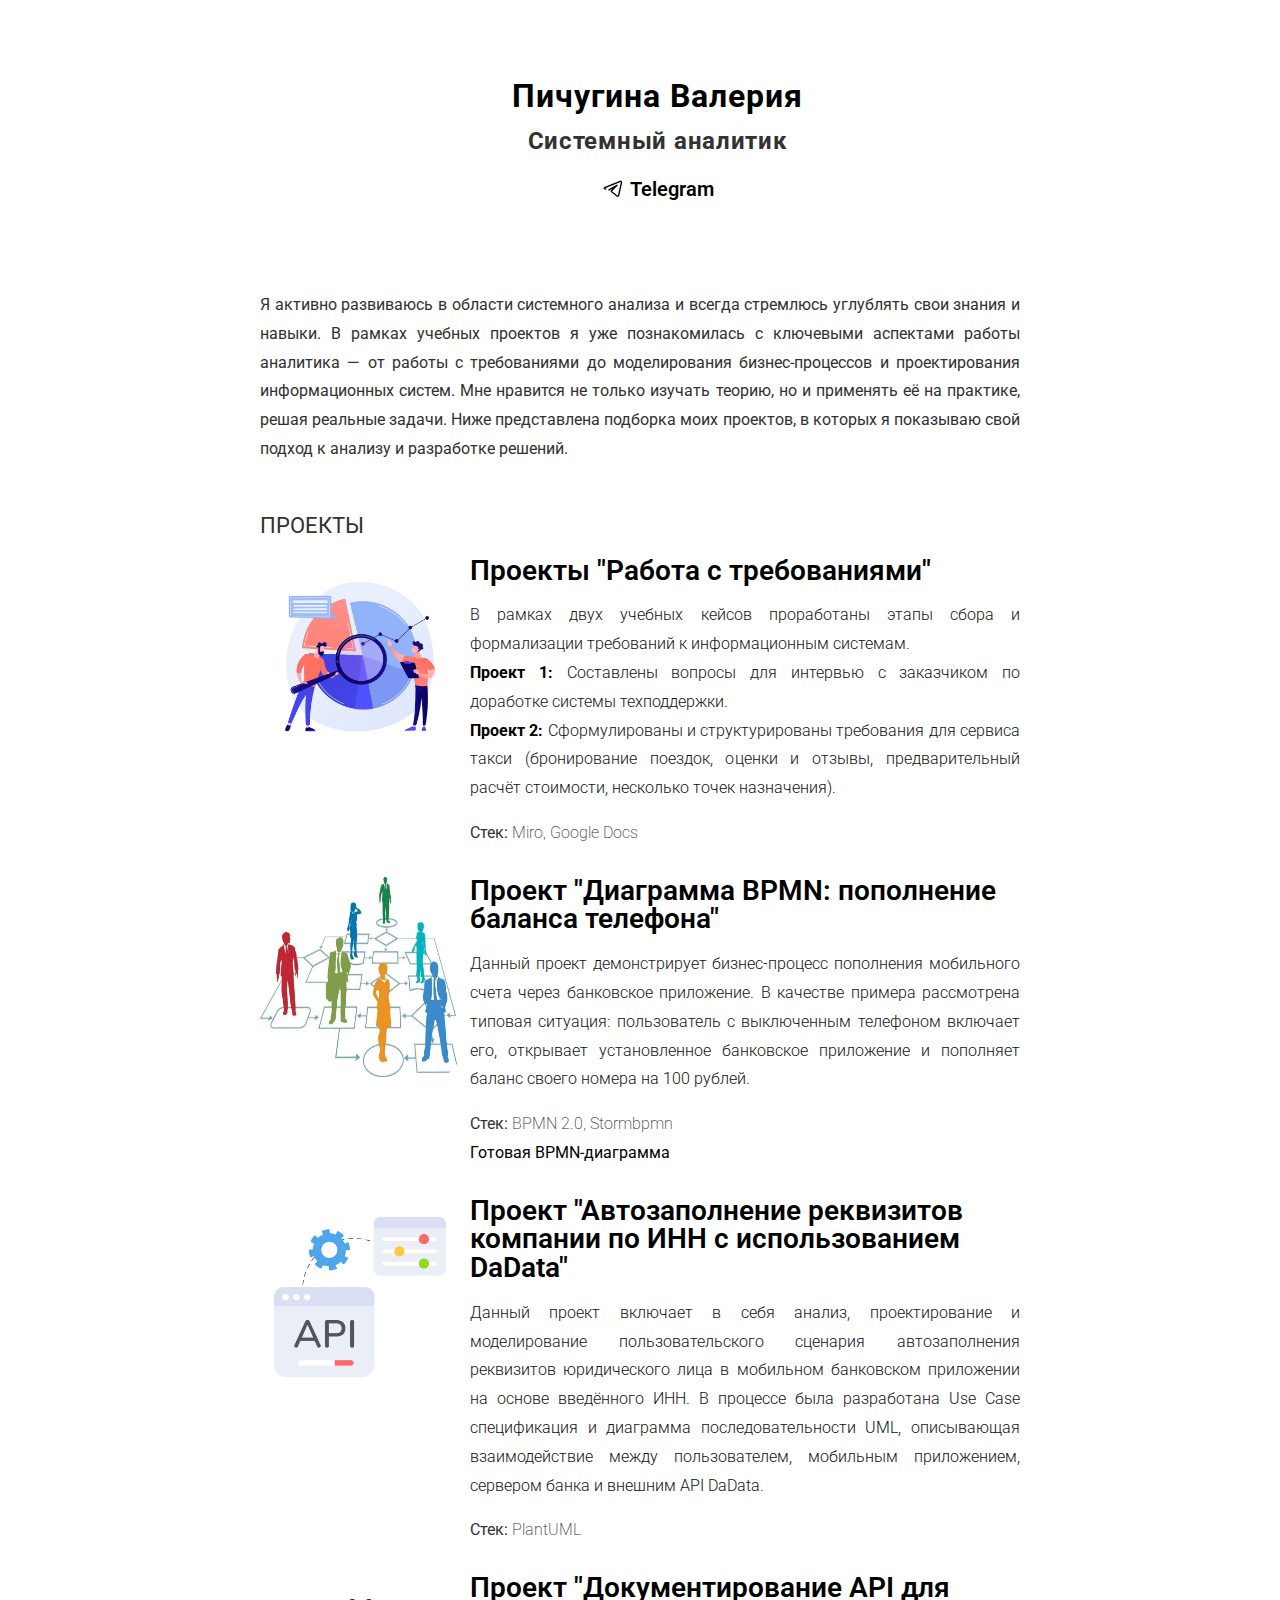
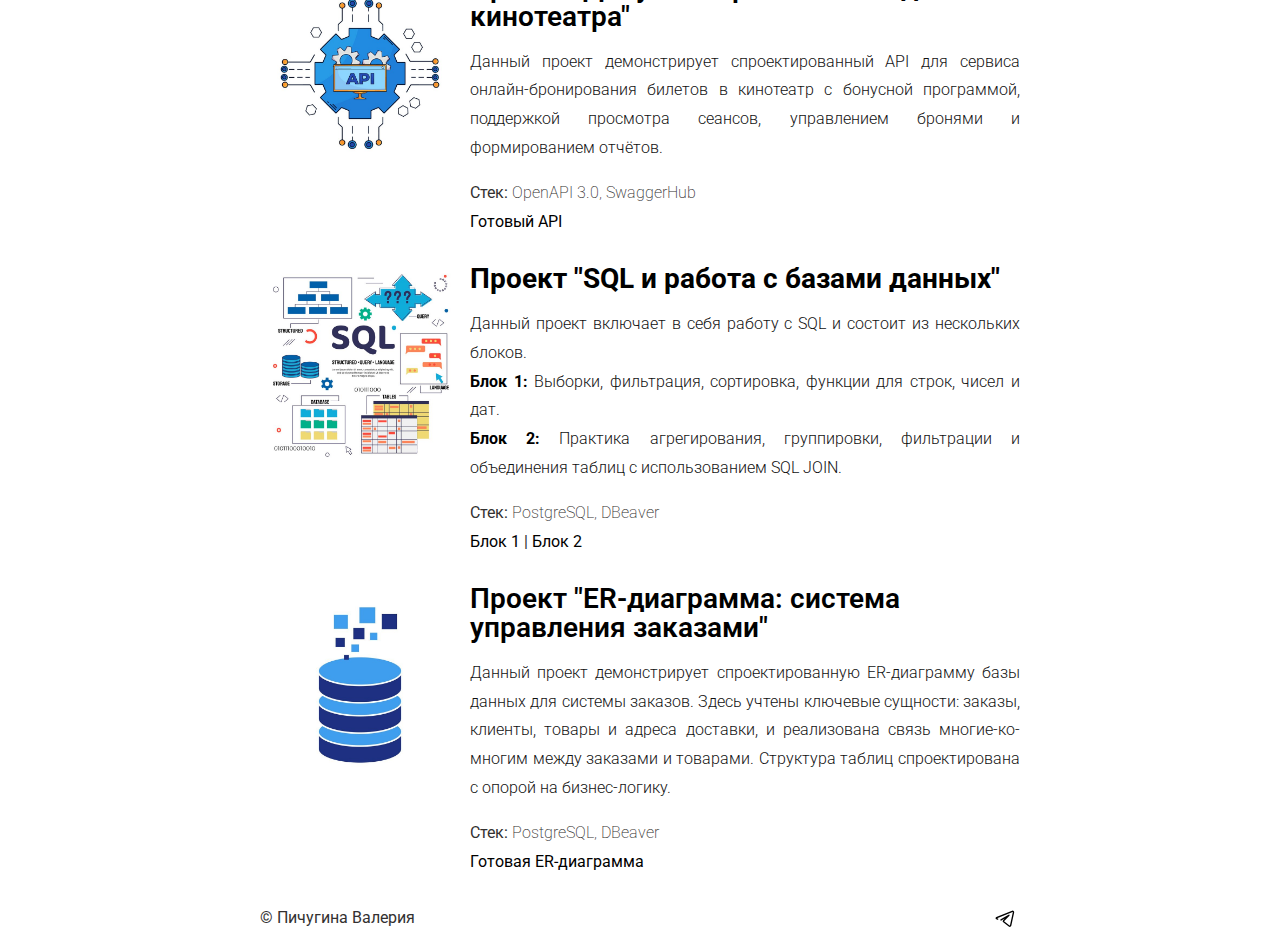
<file: index.html>
<!DOCTYPE html>
<html lang="ru">
<head>
    <meta charset="UTF-8">
    <title>Портфолио | Пичугина Валерия</title>
    <link rel="stylesheet" type="text/css" href="styles.css">
</head>
<body>
<div class="main">
    <div class="header">
    </div>
    <div class="content">
        <div class="content__hello">
            <div class="content__hello-text">
                    <span class="content__name">
                        <a> Пичугина Валерия</a>
                    </span>
                <span class="content__description">Системный аналитик</span>
                <nav class="content__social">
                    <a href="https://t.me/vv_pichuginaa" target="_blank" class="content__social-item">
                        <img src="img/icons/telegram.svg" alt="Telegram">
                        <span>Telegram</span>
                    </a>
                </nav>
            </div>
        </div>
        <div class="content__main">
            <div class="content__main-item">
                <div class="main-item__description">
                    <p>Я активно развиваюсь в области системного анализа и всегда стремлюсь углублять свои знания и навыки. В рамках учебных проектов я уже познакомилась с ключевыми аспектами работы аналитика — от работы с требованиями до моделирования бизнес-процессов и проектирования информационных систем. Мне нравится не только изучать теорию, но и применять её на практике, решая реальные задачи. 
                        Ниже представлена подборка моих проектов, в которых я показываю свой подход к анализу и разработке решений.</p>
                </div>
            </div>
            <h2 class="content__subheader">Проекты</h2>
            <div class="content__main-item project">
                    <img src="img/analyse2.avif" alt="project1">
                </a>
                <div>
                    <div class="main-item__title">
                        <a href="project1.html"><span>Проекты "Работа с требованиями"</span></a>
                    </div>
                    <div class="main-item__description">
                        <p>В рамках двух учебных кейсов проработаны этапы сбора и формализации требований к информационным системам.
                            <br><span class="bold-text">Проект 1:</span> Составлены вопросы для интервью с заказчиком по доработке системы техподдержки.
                            <br><span class="bold-text">Проект 2:</span> Сформулированы и структурированы требования для сервиса такси (бронирование поездок, оценки и отзывы, предварительный расчёт стоимости, несколько точек назначения).</p>
                    </div>
                    <div class="main-item__subdescription">
                        <p><span>Стек:</span> Miro, Google Docs</p>
                    </div>
                </div>
            </div>
            <div class="content__main-item project">
                    <img src="img/bpmn12.jpg" alt="project2">
                </a>
                <div>
                    <div class="main-item__title">
                        <a href="project2.html"><span>Проект "Диаграмма BPMN: пополнение баланса телефона"</span></a>
                    </div>
                    <div class="main-item__description">
                        <p>Данный проект демонстрирует бизнес-процесс пополнения мобильного счета через банковское приложение. 
                            В качестве примера рассмотрена типовая ситуация: пользователь с выключенным телефоном включает его, открывает установленное банковское приложение и пополняет баланс своего номера на 100 рублей. </p>
                    </div>
                    <div class="main-item__subdescription">
                        <p><span>Стек:</span> BPMN 2.0, Stormbpmn</p>
                        <p class="main-item__links"><a href="https://stormbpmn.com/app/diagram/2b4ec146-c8d0-4e51-ab77-5dddd339ceb9?overlays=[base64]"><span>Готовая BPMN-диаграмма</span></a></p>
                    </div>
                </div>
            </div>
            <div class="content__main-item project">
                <img src="img/int.avif" alt="project3">
            </a>
            <div>
                <div class="main-item__title">
                    <a href="project3.html"><span>Проект "Автозаполнение реквизитов компании по ИНН с использованием DaData"</span></a>
                </div>
                <div class="main-item__description">
                    <p>Данный проект включает в себя анализ, проектирование и моделирование пользовательского сценария автозаполнения реквизитов юридического лица в мобильном банковском приложении на основе введённого ИНН. 
                        В процессе была разработана Use Case спецификация и диаграмма последовательности UML, описывающая взаимодействие между пользователем, мобильным приложением, сервером банка и внешним API DaData.
                    </p>
                </div>
                <div class="main-item__subdescription">
                    <p><span>Стек:</span> PlantUML</p>
                </div>
            </div>
        </div>
            <div class="content__main-item project">
                    <img src="img/api.jpg" alt="project4"></a>
                <div>
                    <div class="main-item__title">
                        <a href="project4.html"><span>Проект "Документирование API для кинотеатра"</span></a>
                    </div>
                    <div class="main-item__description">
                        <p>Данный проект демонстрирует спроектированный API для сервиса онлайн-бронирования билетов в кинотеатр с бонусной программой, 
                            поддержкой просмотра сеансов, управлением бронями и формированием отчётов.</p>
                    </div>
                    <div class="main-item__subdescription">
                        <p><span>Стек:</span> OpenAPI 3.0, SwaggerHub</p>
                        <p class="main-item__links"><a href=""><a href="https://app.swaggerhub.com/apis/lpichugina21/Cinema/2.0.0"><span>Готовый API</span></a> </p>
                    </div>
                </div>
            </div>
            <div class="content__main-item project">
                <img src="img/sql.jpg" alt="project5">
            </a>
            <div>
                <div class="main-item__title">
                    <span class="bold-text">Проект "SQL и работа с базами данных"</span>
                </div>
                <div class="main-item__description">
                    <p>Данный проект включает в себя работу с SQL и состоит из нескольких блоков.
                        <br><span class="bold-text">Блок 1:</span> Выборки, фильтрация, сортировка, функции для строк, чисел и дат.
                        <br><span class="bold-text">Блок 2:</span> Практика агрегирования, группировки, фильтрации и объединения таблиц с использованием SQL JOIN.
                    </p>
                </div>
                <div class="main-item__subdescription">
                    <p><span>Стек:</span> PostgreSQL, DBeaver</p>
                    <p class="main-item__links"><a href="https://docs.google.com/document/d/1byDFCCM0_9QK2tmASjBOEM96EC7WKNARx5lwCikyfxI/edit?usp=sharing"><span>Блок 1</span></a><span>|</span><a href="https://docs.google.com/document/d/1azQ6xNcrE3JSsjjMPIEjF50c_9PHYzKucvgaTfo_ho8/edit?usp=sharing"><span>Блок 2</span></a> </p>
                </div>
            </div>
        </div>
            <div class="content__main-item project">
                    <img src="img/bd123.jpg" alt="project6">
                </a>
                <div>
                    <div class="main-item__title">
                        <a href="project6.html"><span>Проект "ER-диаграмма: система управления заказами"</span></a>
                    </div>
                    <div class="main-item__description">
                        <p>Данный проект демонстрирует спроектированную ER-диаграмму базы данных для системы заказов. Здесь учтены ключевые сущности: заказы, клиенты, товары и адреса доставки, и реализована связь многие-ко-многим между заказами и товарами. 
                            Структура таблиц спроектирована с опорой на бизнес-логику. </p>
                    </div>
                    <div class="main-item__subdescription">
                        <p><span>Стек:</span> PostgreSQL, DBeaver</p>
                        <p class="main-item__links"><a href="https://docs.google.com/document/d/1oV1Ha8vLf9nfmfFUErlJNQSq0FSLCYkaX3BHXiUrwdY/edit?usp=sharing"><span>Готовая ER-диаграмма</span></a></p>
                    </div>
                </div>
            </div>
    <div class="footer">
        <div>
            <span>© Пичугина Валерия</span>
        </div>
        <div>
            <nav class="footer__social">
                <a href="https://t.me/vv_pichuginaa" target="_blank" class="footer__social-item">
                    <img src="img/icons/telegram.svg" alt="Telegram">
                </a>
            </nav>
        </div>
    </div>
</div>
<script src="fslightbox.js"></script>
</body>
</html>
</file>
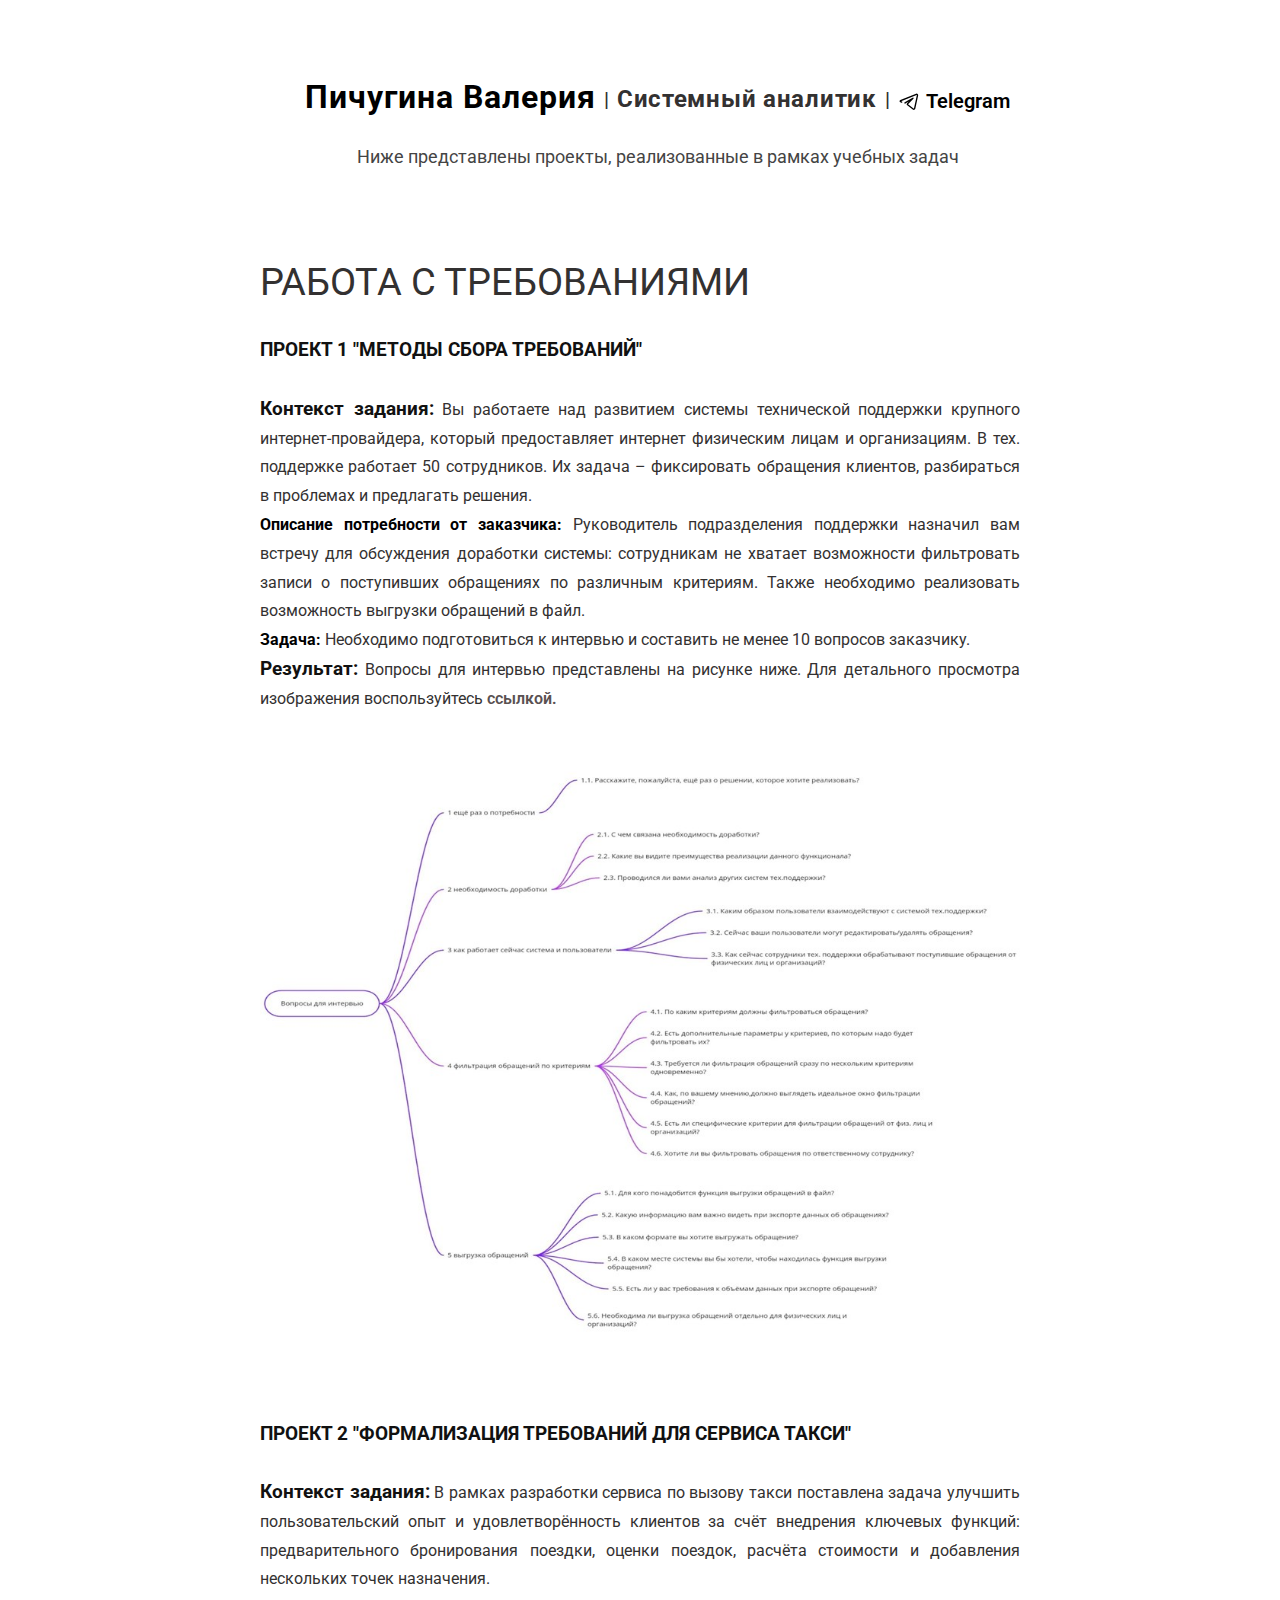
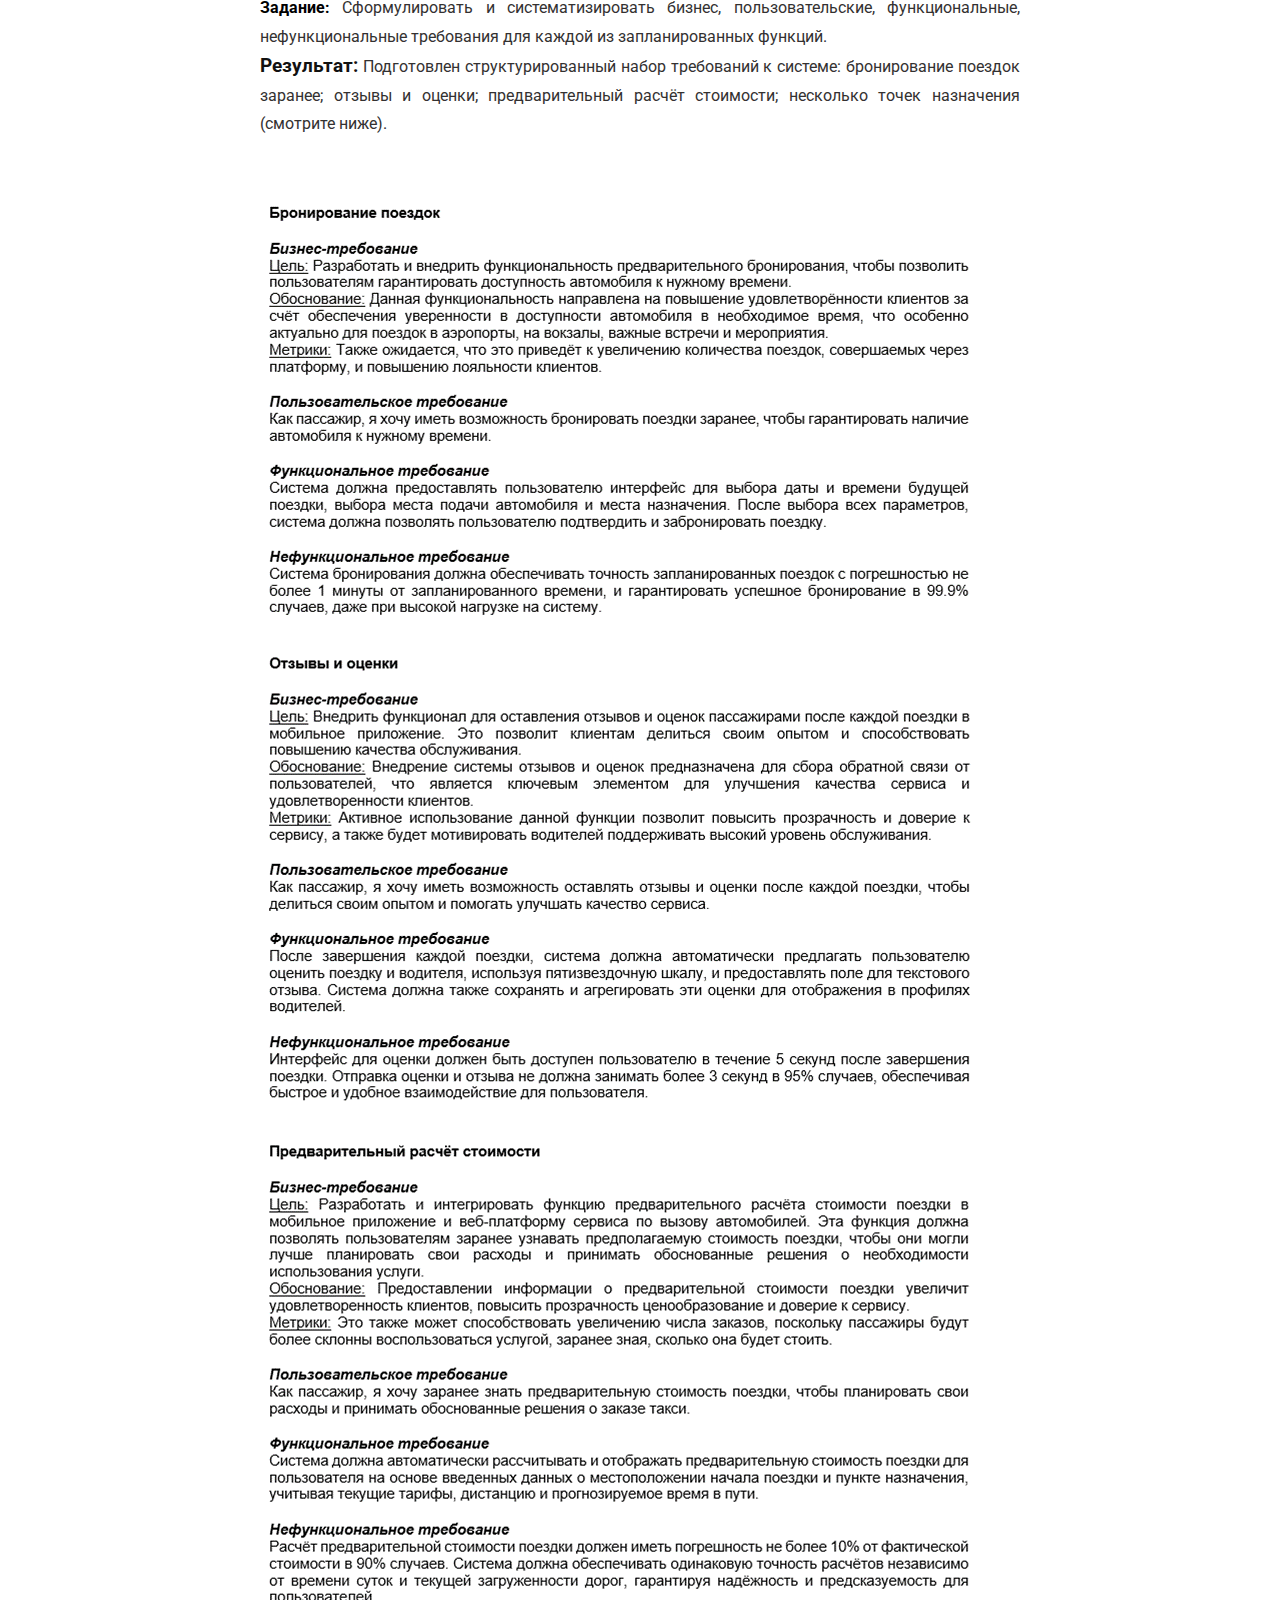
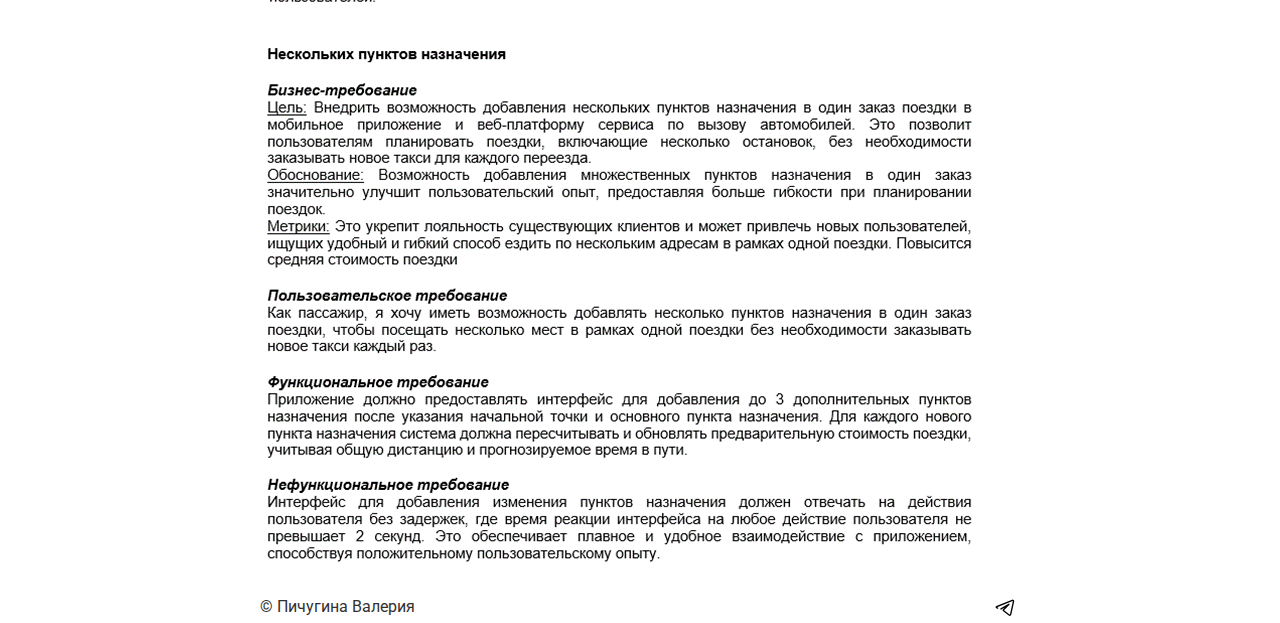
<file: project1.html>
<!DOCTYPE html>
<html lang="ru">
<head>
    <meta charset="UTF-8">
    <title>Проекты</title>
    <link rel="stylesheet" type="text/css" href="styles.css">
</head>
<body>
<div class="main">
    <div class="header">
    </div>
    <div class="content">
        <div class="content__hello">
            <div class="content__hello-text">
                <div class="content__info-line">
                    <span class="content__name">
                        <a> Пичугина Валерия</a>
                    </span>
                    <span>|</span>
                    <span class="content__description">Системный аналитик</span>
                    <span>|</span>
                    <nav class="content__social">
                        <a href="https://t.me/vv_pichuginaa" target="_blank" class="content__social-item">
                            <img src="img/icons/telegram.svg" alt="Telegram">
                            <span>Telegram</span>
                        </a>
                    </nav>
                  </div>
                  <p class="project-intro">
                    Ниже представлены проекты, реализованные в рамках учебных задач
                  </p>
            </div>
        </div>
        <div class="content__main">
            <h1 class="content__about-header">Работа с требованиями</h1>
            <div class="content__main-item">
                <div class="main-item__description">
                    <span class="bold-text context-title">ПРОЕКТ 1 "МЕТОДЫ СБОРА ТРЕБОВАНИЙ"</span><br><br>
                        <p><span class="bold-text context-title">Контекст задания:</span> Вы работаете над развитием системы технической поддержки крупного интернет-провайдера, который предоставляет интернет физическим лицам и организациям.
                        В тех. поддержке работает 50 сотрудников. Их задача – фиксировать обращения клиентов, разбираться в проблемах и предлагать решения.</p>
                        <p><span class="bold-text">Описание потребности от заказчика:</span> Руководитель подразделения поддержки назначил вам встречу для обсуждения доработки системы: сотрудникам не хватает возможности фильтровать записи о поступивших обращениях по различным критериям. Также необходимо реализовать возможность выгрузки обращений в файл.</p>
                        <p><span class="bold-text">Задача:</span> Необходимо подготовиться к интервью и составить не менее 10 вопросов заказчику.</p>
<p><span class="bold-text context-title">Результат:</span> Вопросы для интервью представлены на рисунке ниже. Для детального просмотра изображения воспользуйтесь <a href="https://ltdfoto.ru/image/sQ5MB8" target="_blank" style="color: #5a5151;">ссылкой.</a></p>
                </div>
            </div>
            <div class="content__main-item">
                <div class="main-item__description">
                    
                </div>
            </div>
            <div class="content__main-item">
                <div class="main-item__description">
                    <img src="img/questions.jpg" alt="project">
                </div>
            </div>
            <div class="content__main-item">
                <div class="main-item__description">
                </div>
            </div>
            <div class="content__main-item">
                <div class="main-item__description">
                </div>
            </div>
            <div class="content__main-item">
                <div class="main-item__description">
                    <p></p><span class="bold-text context-title">ПРОЕКТ 2 "ФОРМАЛИЗАЦИЯ ТРЕБОВАНИЙ ДЛЯ СЕРВИСА ТАКСИ"</span><br><br>
                    <span class="bold-text context-title">Контекст задания:</span> В рамках разработки сервиса по вызову такси поставлена задача улучшить пользовательский опыт и удовлетворённость клиентов за счёт внедрения ключевых функций: предварительного бронирования поездки, оценки поездок, расчёта стоимости и добавления нескольких точек назначения.</p>
                        <p><span class="bold-text">Задание:</span> Сформулировать и систематизировать бизнес, пользовательские, функциональные, нефункциональные требования для каждой из запланированных функций.</p>
<p><span class="bold-text context-title">Результат:</span> Подготовлен структурированный набор требований к системе: бронирование поездок заранее; отзывы и оценки; предварительный расчёт стоимости; несколько точек назначения (смотрите ниже).</p>
                </div>
            </div>
            <div class="content__main-item">
                <div class="main-item__description">
                    
                </div>
            </div>
            <div class="content__main-item">
                <div class="main-item__description">
                    <img src="img/req1.png">
                </div>
            </div>
            <div class="content__main-item">
                <div class="main-item__description">
                    <img src="img/req2.png">
                </div>
            </div>
            <div class="content__main-item">
                <div class="main-item__description">
                    <img src="img/req3.png">
                </div>
            </div>
            <div class="content__main-item">
                <div class="main-item__description">
                    <img src="img/req4.png">
                </div>
            </div>
    <div class="footer">
        <div>
            <span>© Пичугина Валерия</span>
        </div>
        <div>
            <nav class="footer__social">
                <a href="https://t.me/vv_pichuginaa" target="_blank" class="footer__social-item">
                    <img src="img/icons/telegram.svg" alt="Telegram">
                </a>
            </nav>
        </div>
    </div>
</div>
<script src="fslightbox.js"></script>
</body>
</html>
</file>
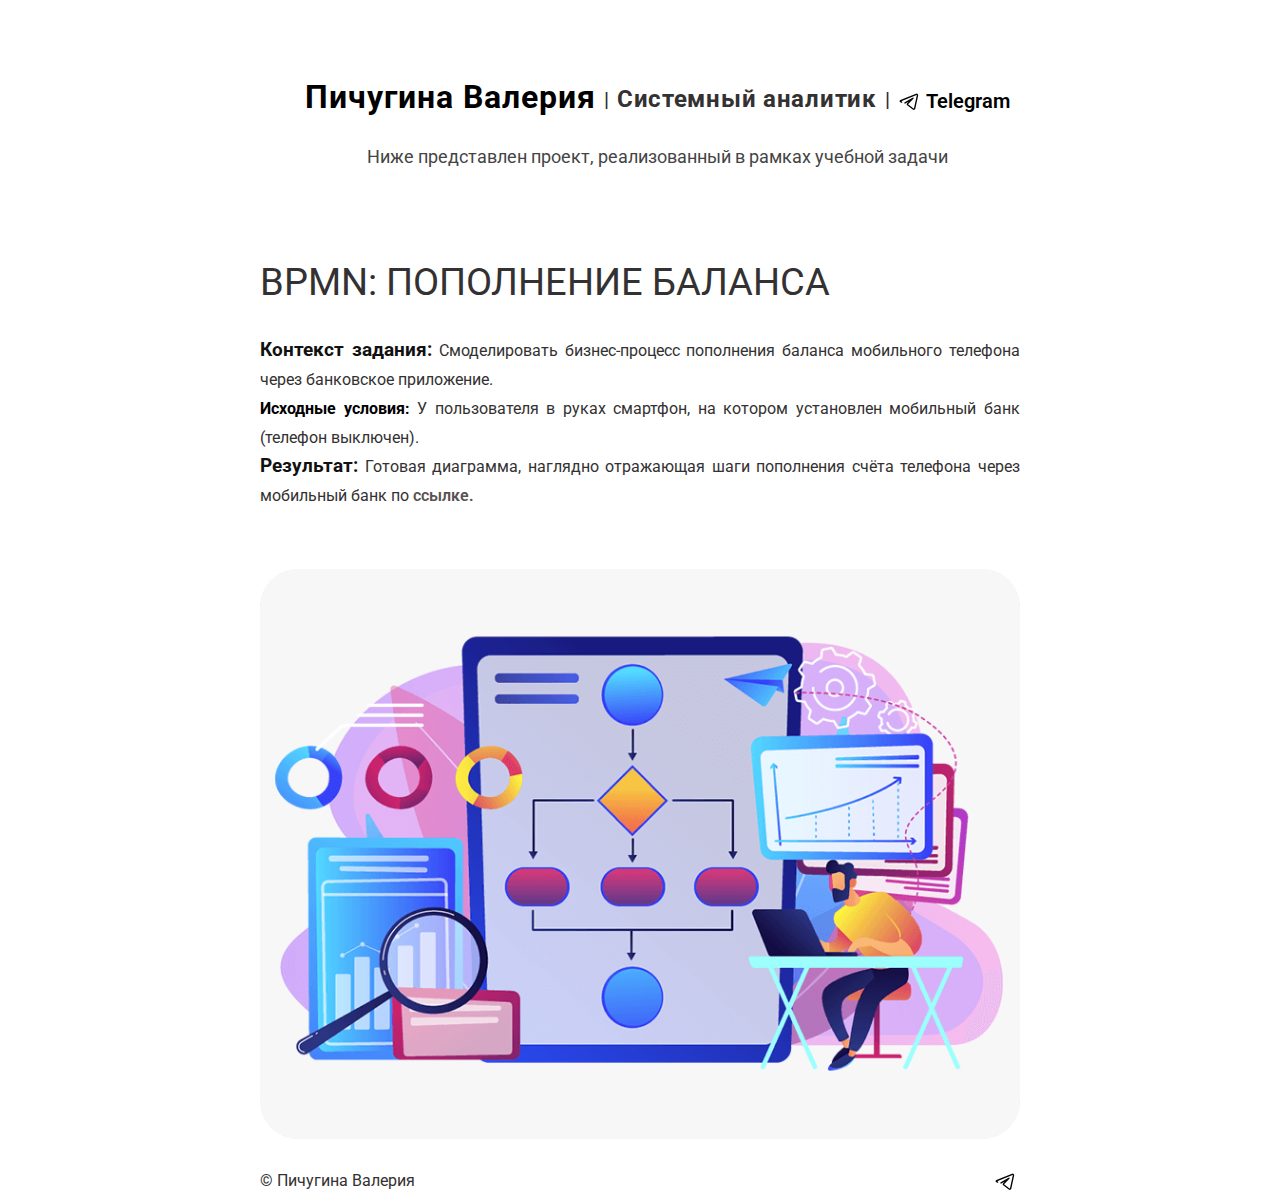
<file: project2.html>
<!DOCTYPE html>
<html lang="ru">
<head>
    <meta charset="UTF-8">
    <title>Проекты</title>
    <link rel="stylesheet" type="text/css" href="styles.css">
</head>
<body>
<div class="main">
    <div class="header">
    </div>
    <div class="content">
        <div class="content__hello">
            <div class="content__hello-text">
                <div class="content__info-line">
                    <span class="content__name">
                        <a> Пичугина Валерия</a>
                    </span>
                    <span>|</span>
                    <span class="content__description">Системный аналитик</span>
                    <span>|</span>
                    <nav class="content__social">
                        <a href="https://t.me/vv_pichuginaa" target="_blank" class="content__social-item">
                            <img src="img/icons/telegram.svg" alt="Telegram">
                            <span>Telegram</span>
                        </a>
                    </nav>
                  </div>
                  <p class="project-intro">
                    Ниже представлен проект, реализованный в рамках учебной задачи
                  </p>
            </div>
        </div>
        <div class="content__main">
            <h1 class="content__about-header">BPMN: пополнение баланса</h1>
            <div class="content__main-item">
                <div class="main-item__description">
                    <p><span class="bold-text context-title">Контекст задания:</span> Смоделировать бизнес-процесс пополнения баланса мобильного телефона через банковское приложение.</p>
                        <p><span class="bold-text">Исходные условия:</span> У пользователя в руках смартфон, на котором установлен мобильный банк (телефон выключен).</p>
<p><span class="bold-text context-title">Результат:</span> Готовая диаграмма, наглядно отражающая шаги пополнения счёта телефона через мобильный банк по <a href="https://stormbpmn.com/app/diagram/2b4ec146-c8d0-4e51-ab77-5dddd339ceb9?overlays=[base64]" target="_blank" style="color: #5a5151;">ссылке.</a>
</p>
                </div>
            </div>
            <div class="content__main-item">
                <div class="main-item__description">
                    
                </div>
            </div>
            <div class="content__main-item">
                <div class="main-item__description">
                    <img src="img/bpmn4.png" alt="project">
                </div>
            </div>
    <div class="footer">
        <div>
            <span>© Пичугина Валерия</span>
        </div>
        <div>
            <nav class="footer__social">
                <a href="https://t.me/vv_pichuginaa" target="_blank" class="footer__social-item">
                    <img src="img/icons/telegram.svg" alt="Telegram">
                </a>
            </nav>
        </div>
    </div>
</div>
<script src="fslightbox.js"></script>
</body>
</html>
</file>
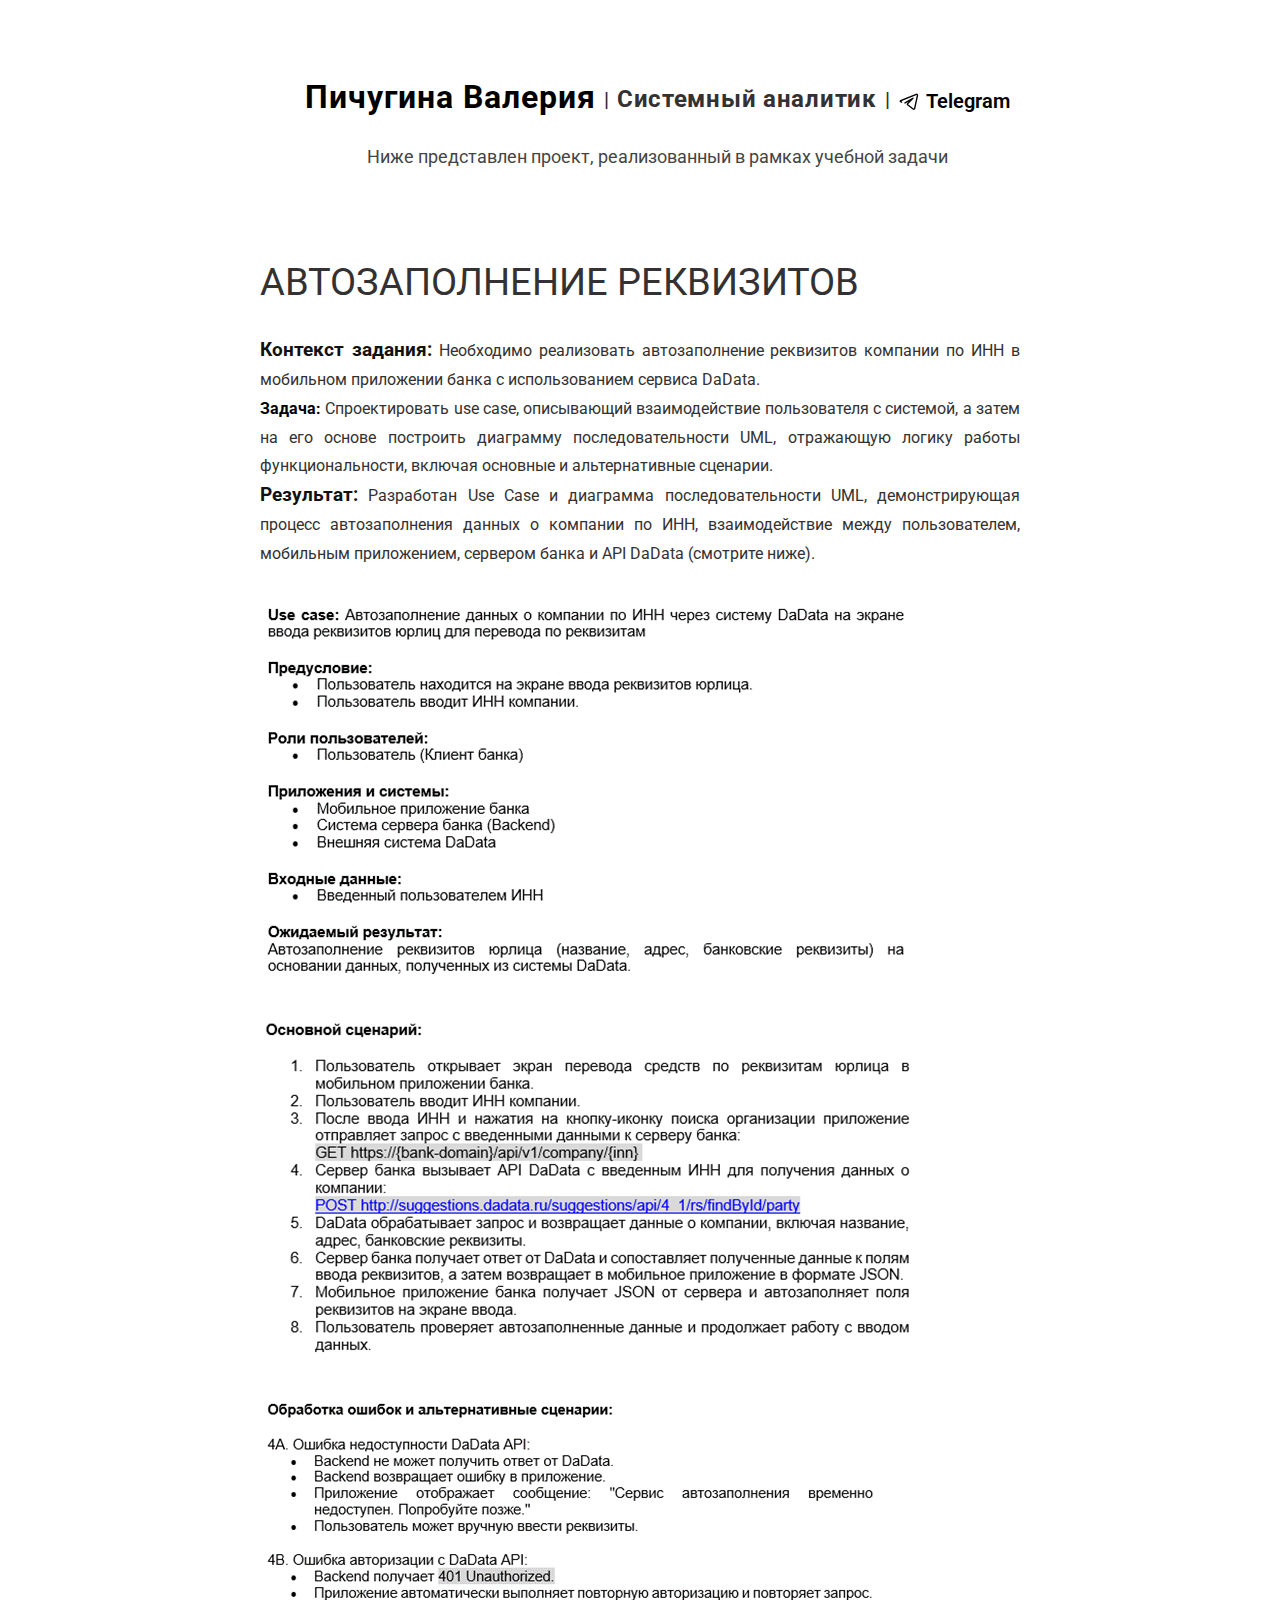
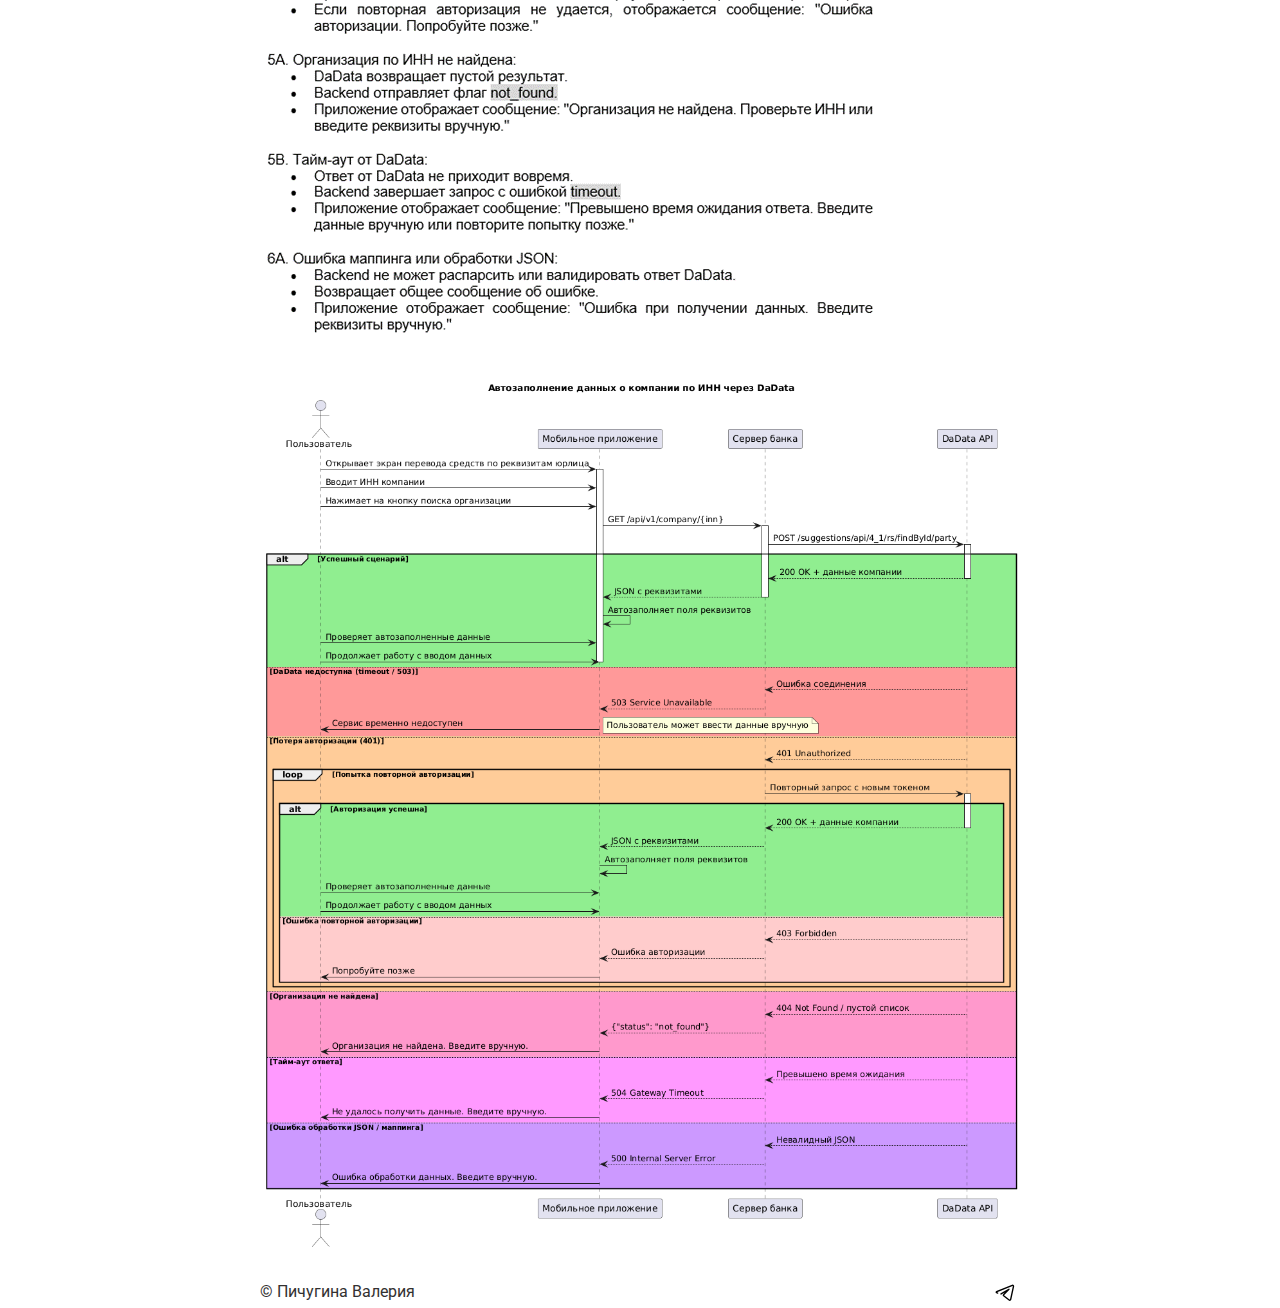
<file: project3.html>
<!DOCTYPE html>
<html lang="ru">
<head>
    <meta charset="UTF-8">
    <title>Проекты</title>
    <link rel="stylesheet" type="text/css" href="styles.css">
</head>
<body>
<div class="main">
    <div class="header">
    </div>
    <div class="content">
        <div class="content__hello">
            <div class="content__hello-text">
                <div class="content__info-line">
                    <span class="content__name">
                        <a href="/"> Пичугина Валерия</a>
                    </span>
                    <span>|</span>
                    <span class="content__description">Системный аналитик</span>
                    <span>|</span>
                    <nav class="content__social">
                        <a href="https://t.me/vv_pichuginaa" target="_blank" class="content__social-item">
                            <img src="img/icons/telegram.svg" alt="Telegram">
                            <span>Telegram</span>
                        </a>
                    </nav>
                  </div>
                  <p class="project-intro">
                    Ниже представлен проект, реализованный в рамках учебной задачи
                  </p>
            </div>
        </div>
        <div class="content__main">
            <h1 class="content__about-header">Автозаполнение реквизитов</h1>
            <div class="content__main-item">
                <div class="main-item__description">
                    <p><span class="bold-text context-title">Контекст задания:</span> Необходимо реализовать автозаполнение реквизитов компании по ИНН в мобильном приложении банка с использованием сервиса DaData.</p>
                    <p><span class="bold-text">Задача:</span> Спроектировать use case, описывающий взаимодействие пользователя с системой, а затем на его основе построить диаграмму последовательности UML, отражающую логику работы функциональности, включая основные и альтернативные сценарии.</p>
<p><span class="bold-text context-title">Результат:</span> Разработан Use Case и диаграмма последовательности UML, демонстрирующая процесс автозаполнения данных о компании по ИНН, взаимодействие между пользователем, мобильным приложением, сервером банка и API DaData (смотрите ниже). 
</p>
                </div>
            </div>
            <div class="content__main-item">
                <div class="main-item__description">
                    <img src="img/uc1.png" alt="project">
                </div>
            </div>
            <div class="content__main-item">
                <div class="main-item__description">
                    <img src="img/uc2.png" alt="project">
                </div>
            </div>
            <div class="content__main-item">
                <div class="main-item__description">
                    <img src="img/uc3.png" alt="project">
                </div>
            </div>
            <div class="content__main-item">
                <div class="main-item__description">
                    <img src="img/uml1.png" alt="project">
                </div>
            </div>
    <div class="footer">
        <div>
            <span>© Пичугина Валерия</span>
        </div>
        <div>
            <nav class="footer__social">
                <a href="https://t.me/vv_pichuginaa" target="_blank" class="footer__social-item">
                    <img src="img/icons/telegram.svg" alt="Telegram">
                </a>
            </nav>
        </div>
    </div>
</div>
<script src="fslightbox.js"></script>
</body>
</html>
</file>
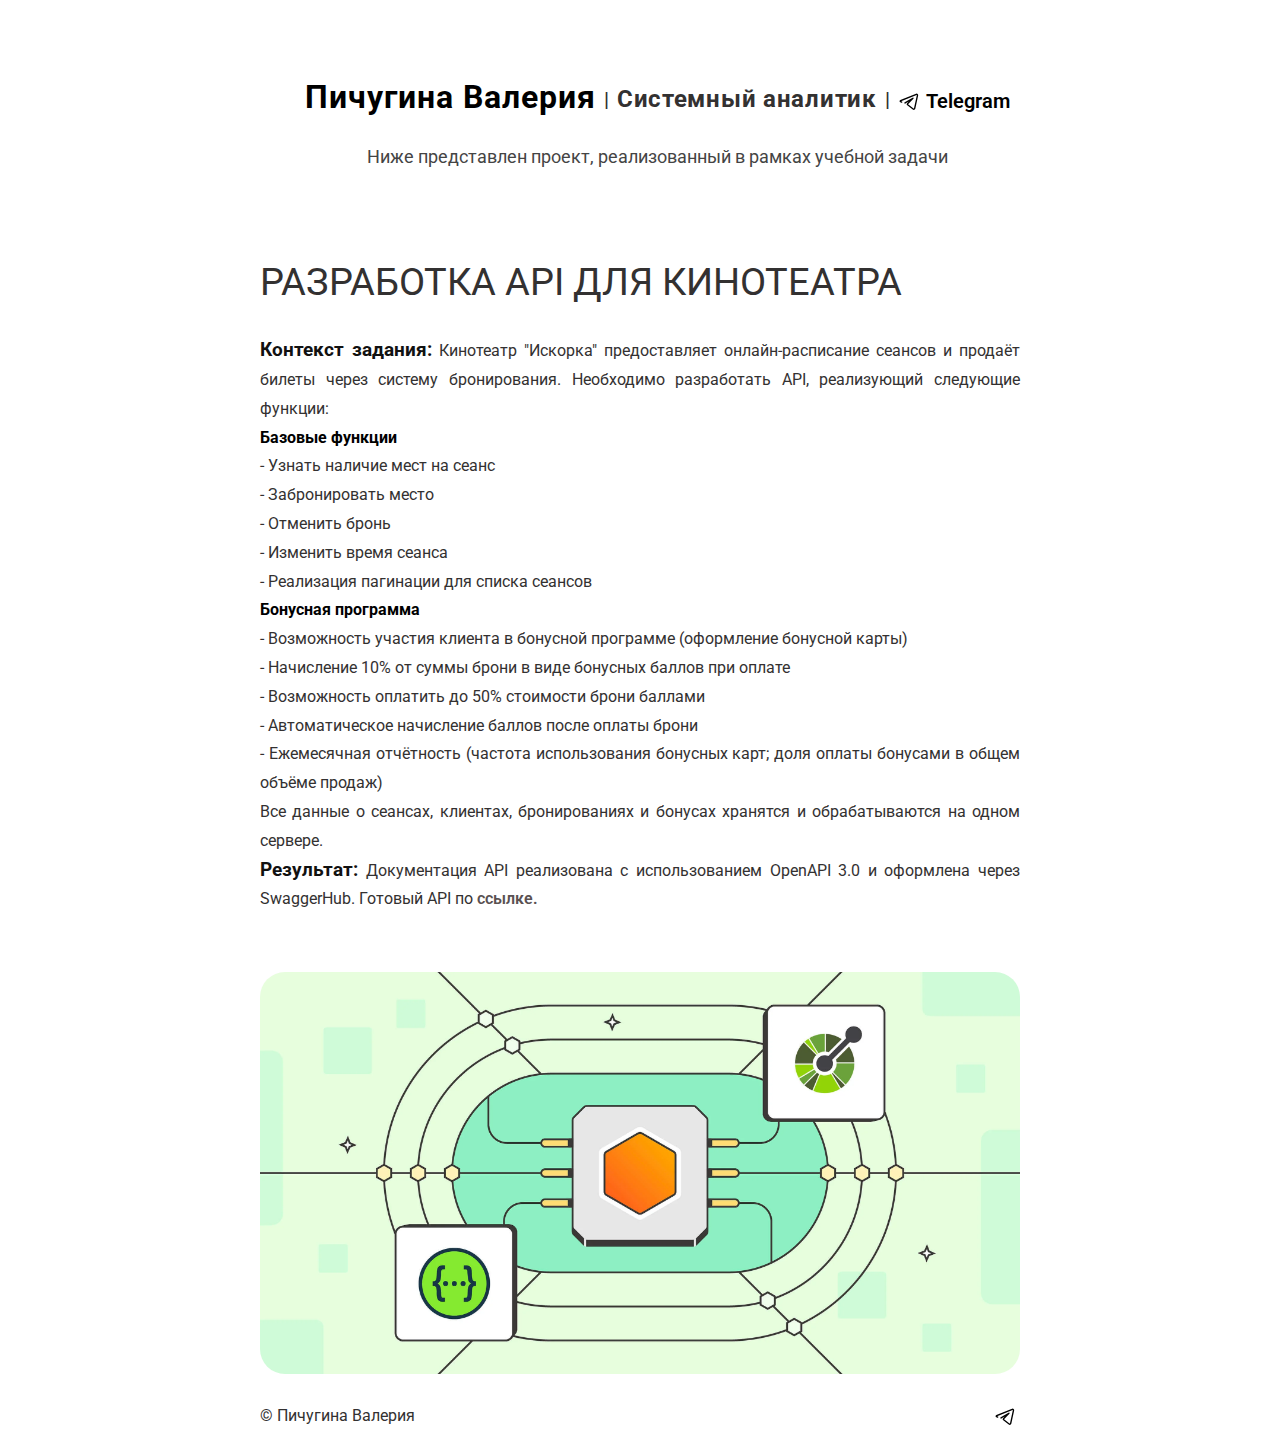
<file: project4.html>
<!DOCTYPE html>
<html lang="ru">
<head>
    <meta charset="UTF-8">
    <title>Проекты</title>
    <link rel="stylesheet" type="text/css" href="styles.css">
</head>
<body>
<div class="main">
    <div class="header">
    </div>
    <div class="content">
        <div class="content__hello">
            <div class="content__hello-text">
                <div class="content__info-line">
                    <span class="content__name">
                        <a> Пичугина Валерия</a>
                    </span>
                    <span>|</span>
                    <span class="content__description">Системный аналитик</span>
                    <span>|</span>
                    <nav class="content__social">
                        <a href="https://t.me/vv_pichuginaa" target="_blank" class="content__social-item">
                            <img src="img/icons/telegram.svg" alt="Telegram">
                            <span>Telegram</span>
                        </a>
                    </nav>
                  </div>
                  <p class="project-intro">
                    Ниже представлен проект, реализованный в рамках учебной задачи
                  </p>
            </div>
        </div>
        <div class="content__main">
            <h1 class="content__about-header">Разработка API для кинотеатра</h1>
            <div class="content__main-item">
                <div class="main-item__description">
                    <p><span class="bold-text context-title">Контекст задания:</span> Кинотеатр "Искорка" предоставляет онлайн-расписание сеансов и продаёт билеты через систему бронирования.
                        Необходимо разработать API, реализующий следующие функции:</p>
                        <p><span class="bold-text">Базовые функции</span>
<ul>
    <li>- Узнать наличие мест на сеанс</li>
    <li>- Забронировать место</li>
    <li>- Отменить бронь</li>
    <li>- Изменить время сеанса</li>
    <li>- Реализация пагинации для списка сеансов</li>
</ul>

<p><span class="bold-text">Бонусная программа</span>
    <ul>
        <li>- Возможность участия клиента в бонусной программе (оформление бонусной карты)</li>
        <li>- Начисление 10% от суммы брони в виде бонусных баллов при оплате</li>
        <li>- Возможность оплатить до 50% стоимости брони баллами</li>
        <li>- Автоматическое начисление баллов после оплаты брони</li>
        <li>- Ежемесячная отчётность (частота использования бонусных карт; доля оплаты бонусами в общем объёме продаж)</li>
    </ul>
    <p>Все данные о сеансах, клиентах, бронированиях и бонусах хранятся и обрабатываются на одном сервере.</p>
<p><span class="bold-text context-title">Результат:</span> Документация API реализована с использованием OpenAPI 3.0 и оформлена через SwaggerHub. Готовый API по <a href="https://app.swaggerhub.com/apis/lpichugina21/Cinema/2.0.0" target="_blank" style="color: #5a5151;">ссылке.</a>
</p>
                </div>
            </div>
            <div class="content__main-item">
                <div class="main-item__description">
                    
                </div>
            </div>
            <div class="content__main-item">
                <div class="main-item__description">
                    <img src="img/swag.webp" alt="project">
                </div>
            </div>
    <div class="footer">
        <div>
            <span>© Пичугина Валерия</span>
        </div>
        <div>
            <nav class="footer__social">
                <a href="https://t.me/vv_pichuginaa" target="_blank" class="footer__social-item">
                    <img src="img/icons/telegram.svg" alt="Telegram">
                </a>
            </nav>
        </div>
    </div>
</div>
<script src="fslightbox.js"></script>
</body>
</html>
</file>
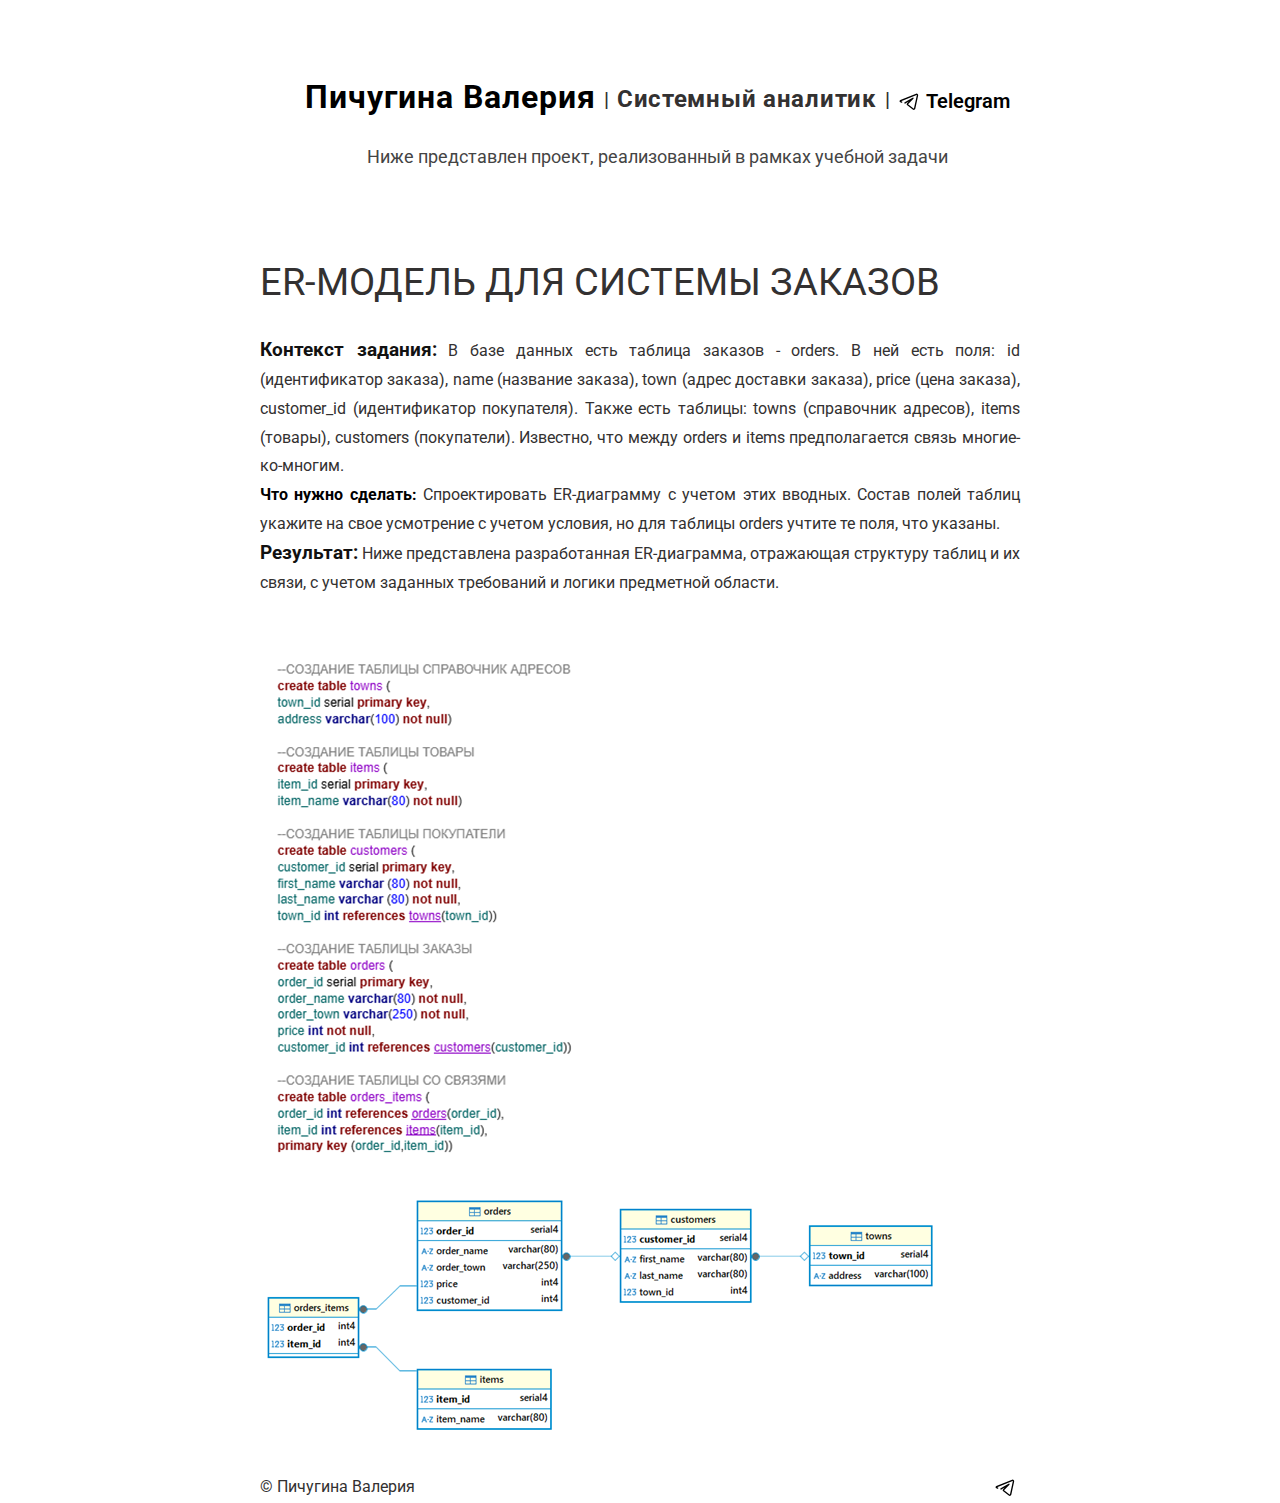
<file: project6.html>
<!DOCTYPE html>
<html lang="ru">
<head>
    <meta charset="UTF-8">
    <title>Проекты</title>
    <link rel="stylesheet" type="text/css" href="styles.css">
</head>
<body>
<div class="main">
    <div class="header">
    </div>
    <div class="content">
        <div class="content__hello">
            <div class="content__hello-text">
                <div class="content__info-line">
                    <span class="content__name">
                        <a> Пичугина Валерия</a>
                    </span>
                    <span>|</span>
                    <span class="content__description">Системный аналитик</span>
                    <span>|</span>
                    <nav class="content__social">
                        <a href="https://t.me/vv_pichuginaa" target="_blank" class="content__social-item">
                            <img src="img/icons/telegram.svg" alt="Telegram">
                            <span>Telegram</span>
                        </a>
                    </nav>
                  </div>
                  <p class="project-intro">
                    Ниже представлен проект, реализованный в рамках учебной задачи
                  </p>
            </div>
        </div>
        <div class="content__main">
            <h1 class="content__about-header">ER-модель для системы заказов</h1>
            <div class="content__main-item">
                <div class="main-item__description">
                    <p><span class="bold-text context-title">Контекст задания:</span> В базе данных есть таблица заказов - orders. В ней есть поля: id (идентификатор заказа), name (название заказа), town (адрес доставки заказа), price (цена заказа), customer_id (идентификатор покупателя). Также есть таблицы: towns (справочник адресов), items (товары), customers (покупатели). Известно, что между orders и items предполагается связь многие-ко-многим. </p>
                        <p><span class="bold-text">Что нужно сделать:</span>
                            Спроектировать ER-диаграмму с учетом этих вводных. Состав полей таблиц укажите на свое усмотрение с учетом условия, но для таблицы orders учтите те поля, что указаны. 
<p><span class="bold-text context-title">Результат:</span> Ниже представлена разработанная ER-диаграмма, отражающая структуру таблиц и их связи, с учетом заданных требований и логики предметной области. 
</p>
                </div>
            </div>
            <div class="content__main-item">
                <div class="main-item__description">
                    
                </div>
            </div>
            <div class="content__main-item">
                <div class="main-item__description">
                    <img src="img/tables.png" alt="project">
                </div>
            </div>
            <div class="content__main-item">
                <div class="main-item__description">
                    <img src="img/schema.png" alt="project">
                </div>
            </div>
    <div class="footer">
        <div>
            <span>© Пичугина Валерия</span>
        </div>
        <div>
            <nav class="footer__social">
                <a href="https://t.me/vv_pichuginaa" target="_blank" class="footer__social-item">
                    <img src="img/icons/telegram.svg" alt="Telegram">
                </a>
            </nav>
        </div>
    </div>
</div>
<script src="fslightbox.js"></script>
</body>
</html>
</file>
<file: styles.css>
@import url('https://fonts.googleapis.com/css2?family=Roboto:wght@100;300;400;500;700;900&display=swap');
/***
    The new CSS reset - version 1.7.3 (last updated 7.8.2022)
    GitHub page: https://github.com/elad2412/the-new-css-reset
***/

/*
    Remove all the styles of the "User-Agent-Stylesheet", except for the 'display' property
    - The "symbol *" part is to solve Firefox SVG sprite bug
 */
*:where(:not(html, iframe, canvas, img, svg, video, audio):not(svg *, symbol *)) {
    all: unset;
    display: revert;
}

/* Preferred box-sizing value */
*,
*::before,
*::after {
    box-sizing: border-box;
}

/* Reapply the pointer cursor for anchor tags */
a, button {
    cursor: revert;
}

/* Remove list styles (bullets/numbers) */
ol, ul, menu {
    list-style: none;
}

/* For images to not be able to exceed their container */
img {
    max-width: 100%;
}

/* removes spacing between cells in tables */
table {
    border-collapse: collapse;
}

/* Safari - solving issue when using user-select:none on the <body> text input doesn't working */
input, textarea {
    -webkit-user-select: auto;
}

/* revert the 'white-space' property for textarea elements on Safari */
textarea {
    white-space: revert;
}

/* minimum style to allow to style meter element */
meter {
    -webkit-appearance: revert;
    appearance: revert;
}

/* reset default text opacity of input placeholder */
::placeholder {
    color: unset;
}

/* fix the feature of 'hidden' attribute.
   display:revert; revert to element instead of attribute */
:where([hidden]) {
    display: none;
}

/* revert for bug in Chromium browsers
   - fix for the content editable attribute will work properly.
   - webkit-user-select: auto; added for Safari in case of using user-select:none on wrapper element*/
:where([contenteditable]:not([contenteditable="false"])) {
    -moz-user-modify: read-write;
    -webkit-user-modify: read-write;
    overflow-wrap: break-word;
    -webkit-line-break: after-white-space;
    -webkit-user-select: auto;
}

/* apply back the draggable feature - exist only in Chromium and Safari */
:where([draggable="true"]) {
    -webkit-user-drag: element;
}

body {
    font-family: 'Roboto', sans-serif;
    color: #333131;
}

a {
    color: black;
    font-weight: 600;
}

a:hover {
    text-decoration: underline;
}

@media (prefers-color-scheme: dark) {
    body {
        background-color: black;
        color: #c8cbcd;
    }

    a {
        color: #fff;
    }

    .content__social-item img,
    .footer__social-item img{
        filter: invert(1);
    }
}

.main {
    margin: auto;
    width: 47.5rem;
}

.content__hello {
    display: flex;
    margin-top: 4.2rem;
    margin-bottom: 5rem;
    font-size: 28px;
    line-height: 2.8rem;
}

.content__hello-img {
    width: 142px;
    height: 142px;
    min-width: 142px;
    border-radius: 50%;
    border: 3px solid silver;
}

.content__hello-text {
    margin-left: 2.2rem;
    line-height: 2.7rem;
    margin-top: 5px;
}

.content__name a {
    font-weight: 700;
    letter-spacing: 0.03em;
}

.content__description {
    font-weight: 700;
    letter-spacing: 0.03em;
}

.header {
    display: flex;
    justify-content: end;
    margin-top: 0.2rem;
}
.header span {
    margin-left: 3px;
}

.content__social {
    display: flex;
    max-width: 36rem;
    font-size: 18px;
    padding-top: 5px;
    -webkit-box-orient: horizontal;
    -webkit-box-direction: normal;
    flex-direction: row;
    flex: 1 1 0%;
    -webkit-box-pack: start;
    justify-content: space-between;
}
.content__social-item {
    display: flex;
    align-items: center;
}
.content__social-item img {
    width: 22px;
    height: 22px;
    margin-right: 4px;
}

.content__about-header {
    font-size: 2.4rem;
    margin-bottom: 1.4rem;
    line-height: 4rem;
    text-transform: uppercase;
}

.content__subheader {
    font-size: 1.4rem;
    line-height: 4rem;
    text-transform: uppercase;
}

.content__main-item {
    display: flex;
    line-height: 1.8rem;
    margin-bottom: 1.8rem;
}
.content__main-item.project img {
    max-width: 200px;
    height: 200px;
    margin-right: 10px;
    border-radius: 25px;
}

.main-item__description img {
    border-radius: 25px;
}

.project .main-item__title {
    font-weight: 500;
    font-size: 28px;
}

.project .main-item__links span {
    margin-right: 4px;
}

.project .main-item__description {
    font-weight: 100;
    margin-top: 1rem;
}

.project .main-item__subdescription {
    font-weight: 200;
    margin-top: 1rem;
}
.project .main-item__subdescription span {
    font-weight: 400;
}

.post .main-item__title{
    font-size: 1.48rem;
    line-height: 2rem;
    font-weight: 500;
    letter-spacing: .05rem;
}

.post .main-item__title a{
    box-shadow: none;
    letter-spacing: 0.03em;
}

.post .main-item__date {
    display: inline-block;
    font-size: .94rem;
    font-weight: 700;
    line-height: 1.55rem;
}

.post .main-item__description {
    line-height: 1.8rem;
    margin-top: -0.2rem;
    margin-bottom: 0.8rem;
}

.footer {
    margin-top: 2rem;
    display: flex;
    justify-content: space-between;
}

.footer__social-item img {
    width: 22px;
    height: 22px;
    margin-right: 4px;
}

.bold-text {
    font-weight: 700; 
}

.center-wrapper {
    display: flex;
    justify-content: center;   
    align-items: center;       
    height: 100vh;             
    text-align: center;
}

.content__hello {
    display: flex;
    flex-direction: column;
    align-items: center;
    gap: 1.2rem;
    font-size: 28px;
}

.content__hello-text {
    display: flex;
    flex-direction: column;
    align-items: center;
}

.content__name a {
    font-weight: 700;
    font-size: 32px;
    text-decoration: none;
    color: black;
}

.content__description {
    font-weight: 700;
    font-size: 24px;
}

.content__social {
    display: flex;
    align-items: center;
    justify-content: center;
    font-size: 20px;
}

.content__social-item {
    display: flex;
    align-items: center;
}

.content__social-item img {
    width: 22px;
    height: 22px;
    margin-right: 6px;
}

.project .main-item__description p {
    color: #111 !important;
    font-weight: 300 !important;
}

.project .main-item__description p {
    text-align: justify;
}

.bold-text.context-title {
    font-size: 1.2rem;
    color: #111;
}

.main-item__description {
    text-align: justify;
}

.content__info-line {
    display: flex;
    gap: 0.5rem;
    font-size: 20px;
    font-weight: 600;
    flex-wrap: wrap;
    justify-content: center;
    align-items: center;
}
.content__info-line a {
    color: black;
    text-decoration: none;
}
.content__info-line a:hover {
    text-decoration: underline;
}

.project-intro {
    margin-top: 1.2rem;
    font-size: 18px;
    font-weight: 400;
    text-align: center;
    max-width: 48rem;
    line-height: 1.5;
    color: #444;
}

.main-item__description img {
    width: 100%;
    height: auto;
    display: block;
}

.bold-text {
    font-weight: bold; 
    color: #000;
}
</file>
